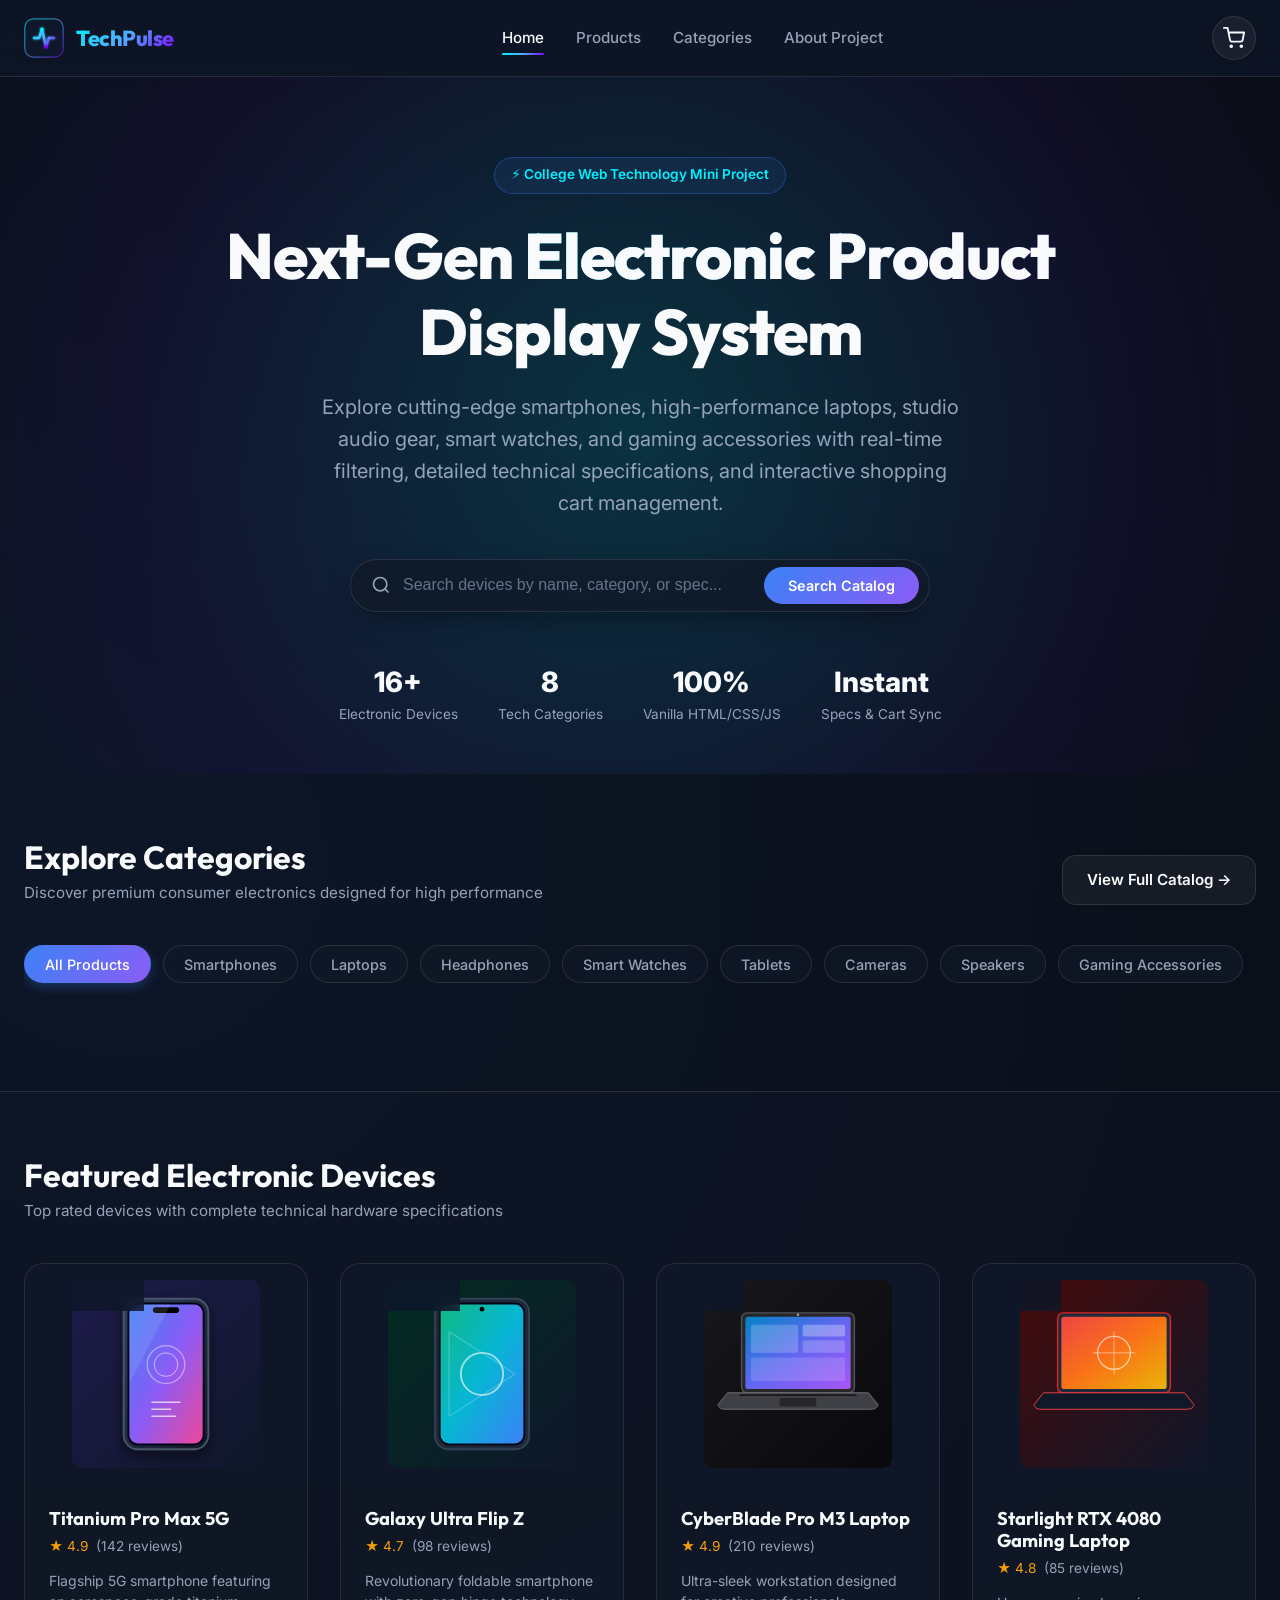
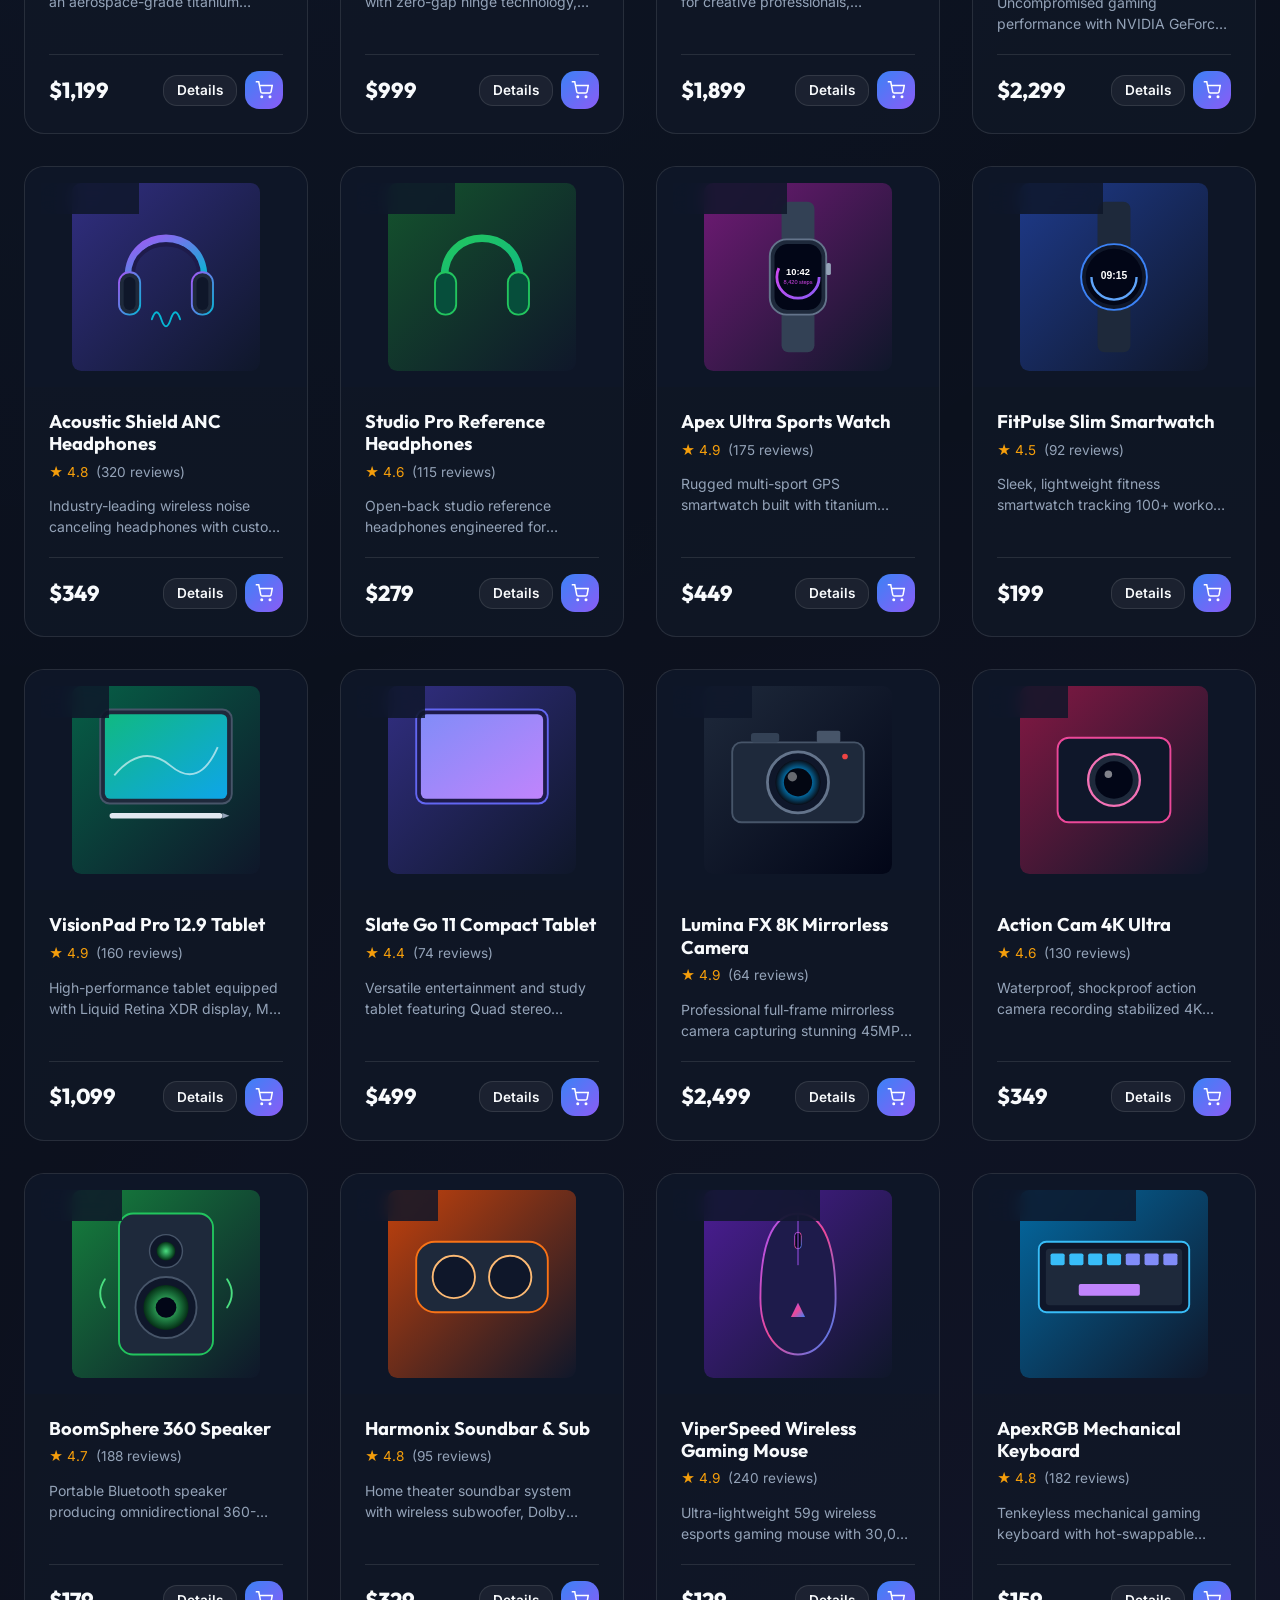
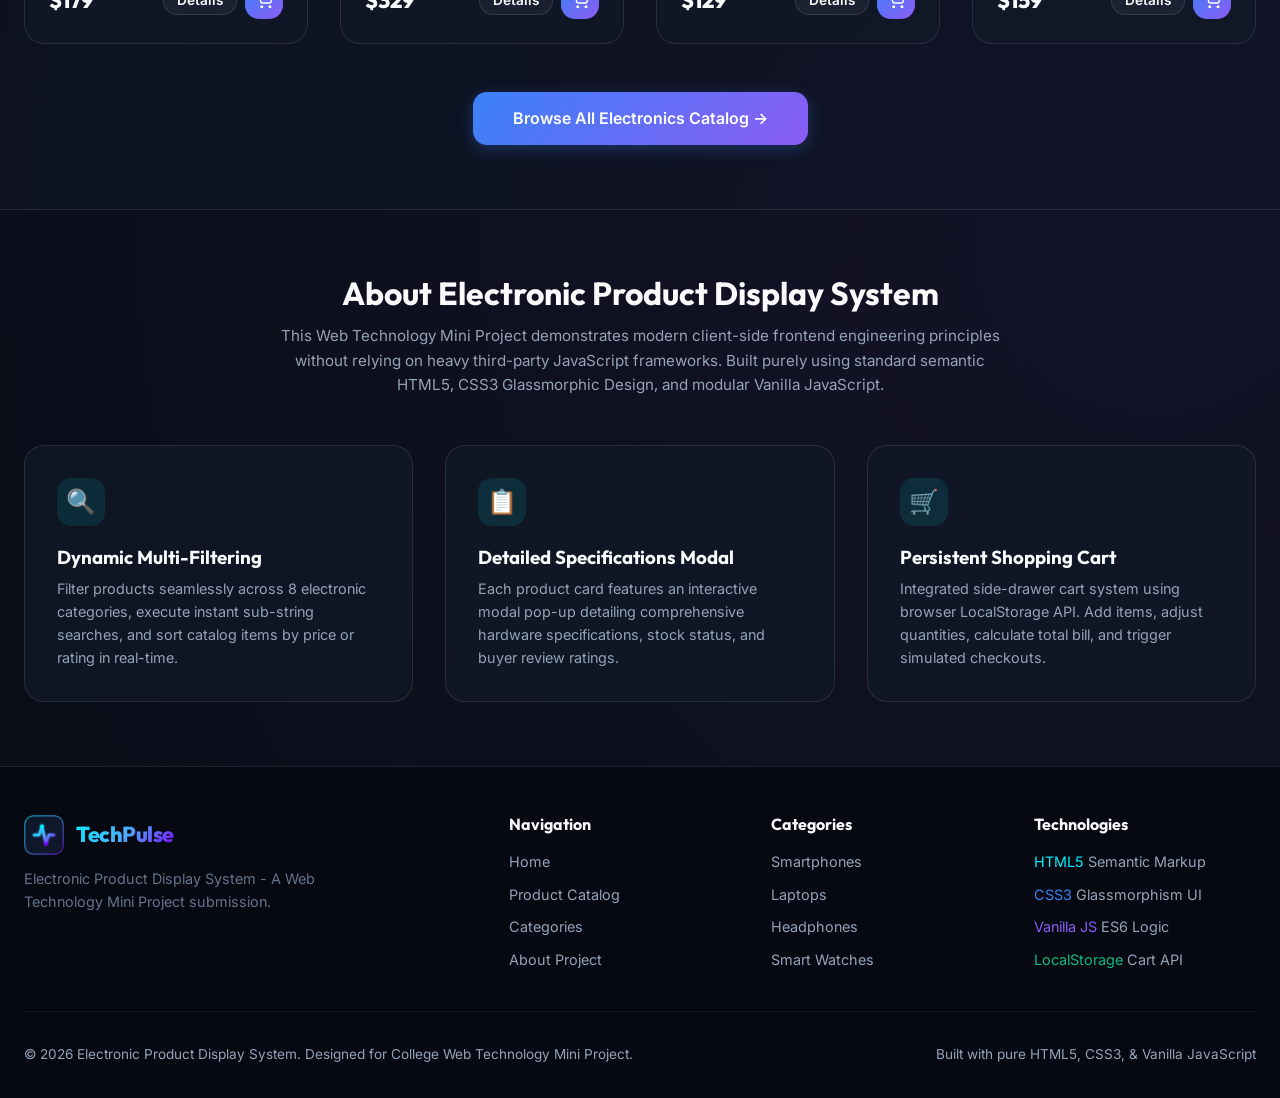
<file: electronic-product-display/index.html>
<!DOCTYPE html>
<html lang="en">
<head>
  <meta charset="UTF-8">
  <meta name="viewport" content="width=device-width, initial-scale=1.0">
  <meta name="description" content="Electronic Product Display System - A modern college Web Technology project featuring product filtering, live search, technical specs modal, and shopping cart built with HTML5, CSS3, and Vanilla JS.">
  <title>Electronic Product Display System | TechPulse Catalog</title>
  <link rel="stylesheet" href="style.css">
  <link rel="icon" type="image/svg+xml" href="images/logo.svg">
</head>
<body>

  <!-- Header & Navigation Bar -->
  <header class="navbar">
    <div class="container nav-container">
      <a href="index.html" class="brand-logo">
        <img src="images/logo.svg" alt="TechPulse Logo" class="logo-img">
        <span class="logo-text">TechPulse</span>
      </a>

      <button class="mobile-toggle" id="mobileNavToggle" aria-label="Toggle Navigation">☰</button>

      <ul class="nav-links" id="navLinks">
        <li><a href="index.html" class="nav-link active">Home</a></li>
        <li><a href="products.html" class="nav-link">Products</a></li>
        <li><a href="products.html#categories" class="nav-link">Categories</a></li>
        <li><a href="#about" class="nav-link">About Project</a></li>
      </ul>

      <div class="nav-actions">
        <button class="cart-btn" id="cartBtn" title="Shopping Cart" aria-label="View Cart">
          <svg viewBox="0 0 24 24">
            <circle cx="9" cy="21" r="1"></circle>
            <circle cx="20" cy="21" r="1"></circle>
            <path d="M1 1h4l2.68 13.39a2 2 0 0 0 2 1.61h9.72a2 2 0 0 0 2-1.61L23 6H6"></path>
          </svg>
          <span class="cart-badge" id="cartBadge" style="display: none;">0</span>
        </button>
      </div>
    </div>
  </header>

  <!-- Main Content -->
  <main>
    <!-- Hero Section -->
    <section class="hero-section">
      <div class="container">
        <div class="hero-tag">
          <span>⚡ College Web Technology Mini Project</span>
        </div>
        <h1 class="hero-title">
          Next-Gen <span class="gradient-text">Electronic Product</span><br>Display System
        </h1>
        <p class="hero-subtitle">
          Explore cutting-edge smartphones, high-performance laptops, studio audio gear, smart watches, and gaming accessories with real-time filtering, detailed technical specifications, and interactive shopping cart management.
        </p>

        <!-- Live Quick Search Bar -->
        <div class="search-box-container">
          <form action="products.html" method="GET" class="search-input-wrapper">
            <svg class="search-icon" viewBox="0 0 24 24" fill="none" stroke="currentColor" stroke-width="2">
              <circle cx="11" cy="11" r="8"></circle>
              <line x1="21" y1="21" x2="16.65" y2="16.65"></line>
            </svg>
            <input type="text" name="search" class="search-input" placeholder="Search devices by name, category, or spec..." required>
            <button type="submit" class="search-btn">Search Catalog</button>
          </form>
        </div>

        <!-- Hero Stats -->
        <div class="hero-stats">
          <div class="stat-item">
            <span class="stat-value" id="statTotalProducts">16+</span>
            <span class="stat-label">Electronic Devices</span>
          </div>
          <div class="stat-item">
            <span class="stat-value">8</span>
            <span class="stat-label">Tech Categories</span>
          </div>
          <div class="stat-item">
            <span class="stat-value">100%</span>
            <span class="stat-label">Vanilla HTML/CSS/JS</span>
          </div>
          <div class="stat-item">
            <span class="stat-value">Instant</span>
            <span class="stat-label">Specs & Cart Sync</span>
          </div>
        </div>
      </div>
    </section>

    <!-- Category Highlights Section -->
    <section class="section" id="categories">
      <div class="container">
        <div class="section-header">
          <div>
            <h2 class="section-title">Explore Categories</h2>
            <p class="section-subtitle">Discover premium consumer electronics designed for high performance</p>
          </div>
          <a href="products.html" class="btn btn-outline">View Full Catalog →</a>
        </div>

        <div class="category-filter-bar">
          <button class="category-pill active" onclick="window.location.href='products.html?category=All'">All Products</button>
          <button class="category-pill" onclick="window.location.href='products.html?category=Smartphones'">Smartphones</button>
          <button class="category-pill" onclick="window.location.href='products.html?category=Laptops'">Laptops</button>
          <button class="category-pill" onclick="window.location.href='products.html?category=Headphones'">Headphones</button>
          <button class="category-pill" onclick="window.location.href='products.html?category=Smart Watches'">Smart Watches</button>
          <button class="category-pill" onclick="window.location.href='products.html?category=Tablets'">Tablets</button>
          <button class="category-pill" onclick="window.location.href='products.html?category=Cameras'">Cameras</button>
          <button class="category-pill" onclick="window.location.href='products.html?category=Speakers'">Speakers</button>
          <button class="category-pill" onclick="window.location.href='products.html?category=Gaming Accessories'">Gaming Accessories</button>
        </div>
      </div>
    </section>

    <!-- Featured Products Showcase -->
    <section class="section" style="background: rgba(15, 23, 42, 0.4); border-top: 1px solid var(--border-glass); border-bottom: 1px solid var(--border-glass);">
      <div class="container">
        <div class="section-header">
          <div>
            <h2 class="section-title">Featured Electronic Devices</h2>
            <p class="section-subtitle">Top rated devices with complete technical hardware specifications</p>
          </div>
        </div>

        <div class="product-grid" id="productGrid">
          <!-- Dynamically populated via script.js -->
        </div>

        <div style="text-align: center; margin-top: 3rem;">
          <a href="products.html" class="btn btn-primary" style="padding: 0.85rem 2.5rem; font-size: 1rem;">
            Browse All Electronics Catalog →
          </a>
        </div>
      </div>
    </section>

    <!-- About Section -->
    <section class="section" id="about">
      <div class="container">
        <div style="text-align: center; max-width: 750px; margin: 0 auto 3rem;">
          <h2 class="section-title">About Electronic Product Display System</h2>
          <p class="section-subtitle" style="margin-top: 0.75rem;">
            This Web Technology Mini Project demonstrates modern client-side frontend engineering principles without relying on heavy third-party JavaScript frameworks. Built purely using standard semantic HTML5, CSS3 Glassmorphic Design, and modular Vanilla JavaScript.
          </p>
        </div>

        <div class="about-grid">
          <div class="about-card">
            <div class="about-icon">🔍</div>
            <h3>Dynamic Multi-Filtering</h3>
            <p style="color: var(--text-muted); font-size: 0.9rem; margin-top: 0.5rem;">
              Filter products seamlessly across 8 electronic categories, execute instant sub-string searches, and sort catalog items by price or rating in real-time.
            </p>
          </div>

          <div class="about-card">
            <div class="about-icon">📋</div>
            <h3>Detailed Specifications Modal</h3>
            <p style="color: var(--text-muted); font-size: 0.9rem; margin-top: 0.5rem;">
              Each product card features an interactive modal pop-up detailing comprehensive hardware specifications, stock status, and buyer review ratings.
            </p>
          </div>

          <div class="about-card">
            <div class="about-icon">🛒</div>
            <h3>Persistent Shopping Cart</h3>
            <p style="color: var(--text-muted); font-size: 0.9rem; margin-top: 0.5rem;">
              Integrated side-drawer cart system using browser LocalStorage API. Add items, adjust quantities, calculate total bill, and trigger simulated checkouts.
            </p>
          </div>
        </div>
      </div>
    </section>
  </main>

  <!-- Modal Component (Product Details) -->
  <div class="modal-overlay" id="modalOverlay">
    <div class="modal-content">
      <button class="modal-close-btn" id="modalCloseBtn" aria-label="Close modal">✕</button>
      <div id="modalBody">
        <!-- Rendered dynamically by script.js -->
      </div>
    </div>
  </div>

  <!-- Cart Side Drawer Component -->
  <div class="cart-drawer-overlay" id="cartDrawerOverlay">
    <div class="cart-drawer">
      <div class="cart-header">
        <h3 class="cart-title">🛒 Shopping Cart</h3>
        <button class="modal-close-btn" id="cartCloseBtn" aria-label="Close cart">✕</button>
      </div>

      <div class="cart-body" id="cartItemsList">
        <!-- Cart items rendered dynamically -->
      </div>

      <div class="cart-footer">
        <div class="cart-total-row">
          <span>Total Price:</span>
          <span id="cartTotalPrice" class="gradient-text">$0.00</span>
        </div>
        <div style="display: flex; gap: 0.75rem;">
          <button class="btn btn-outline" id="clearCartBtn" style="flex: 1;">Clear Cart</button>
          <button class="btn btn-primary" id="checkoutBtn" style="flex: 2;">Checkout Now</button>
        </div>
      </div>
    </div>
  </div>

  <!-- Toast Notification Container -->
  <div class="toast-container" id="toastContainer"></div>

  <!-- Footer -->
  <footer class="footer">
    <div class="container">
      <div class="footer-grid">
        <div class="footer-brand">
          <a href="index.html" class="brand-logo">
            <img src="images/logo.svg" alt="TechPulse Logo" class="logo-img">
            <span class="logo-text">TechPulse</span>
          </a>
          <p>Electronic Product Display System - A Web Technology Mini Project submission.</p>
        </div>

        <div class="footer-column">
          <h4>Navigation</h4>
          <ul class="footer-links">
            <li><a href="index.html">Home</a></li>
            <li><a href="products.html">Product Catalog</a></li>
            <li><a href="#categories">Categories</a></li>
            <li><a href="#about">About Project</a></li>
          </ul>
        </div>

        <div class="footer-column">
          <h4>Categories</h4>
          <ul class="footer-links">
            <li><a href="products.html?category=Smartphones">Smartphones</a></li>
            <li><a href="products.html?category=Laptops">Laptops</a></li>
            <li><a href="products.html?category=Headphones">Headphones</a></li>
            <li><a href="products.html?category=Smart Watches">Smart Watches</a></li>
          </ul>
        </div>

        <div class="footer-column">
          <h4>Technologies</h4>
          <ul class="footer-links">
            <li><span style="color: var(--primary-cyan);">HTML5</span> Semantic Markup</li>
            <li><span style="color: var(--primary-blue);">CSS3</span> Glassmorphism UI</li>
            <li><span style="color: var(--primary-violet);">Vanilla JS</span> ES6 Logic</li>
            <li><span style="color: var(--accent-emerald);">LocalStorage</span> Cart API</li>
          </ul>
        </div>
      </div>

      <div class="footer-bottom">
        <div>© 2026 Electronic Product Display System. Designed for College Web Technology Mini Project.</div>
        <div>Built with pure HTML5, CSS3, &amp; Vanilla JavaScript</div>
      </div>
    </div>
  </footer>

  <script src="script.js"></script>
</body>
</html>
</file>
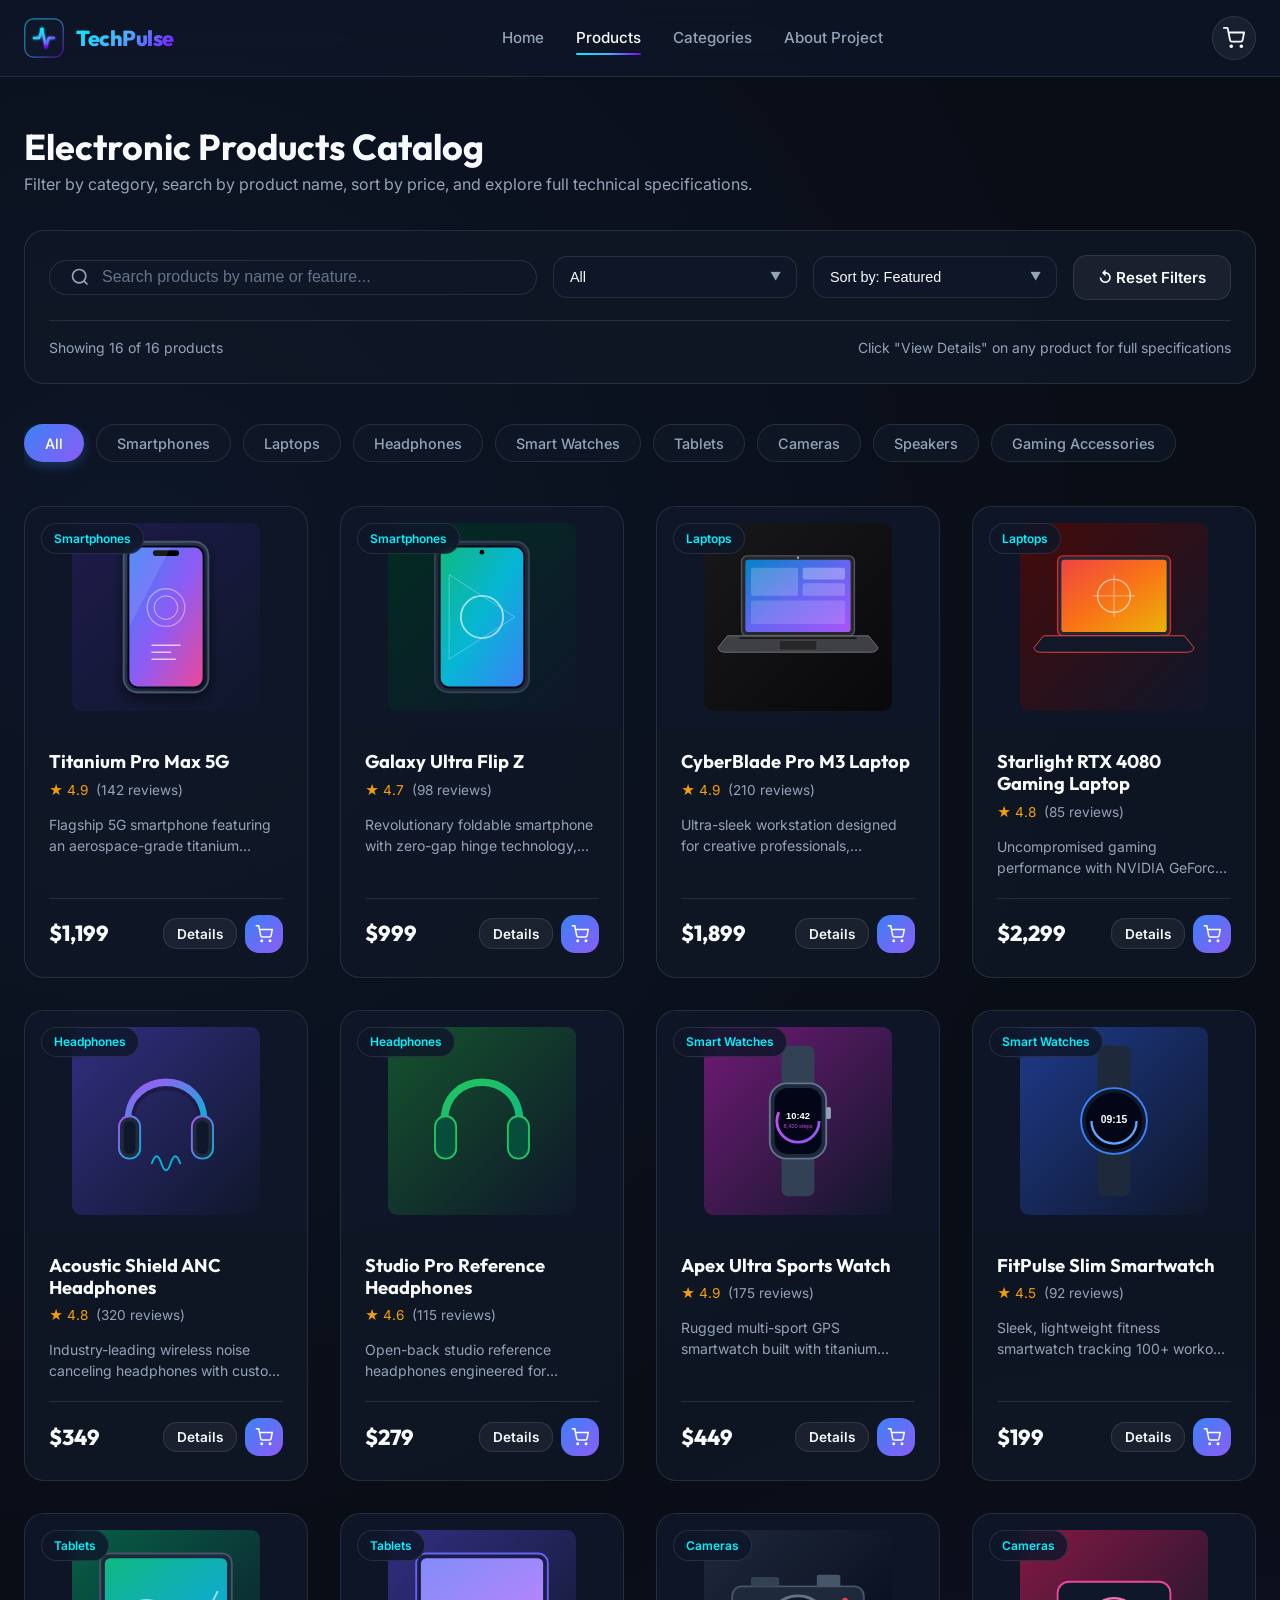
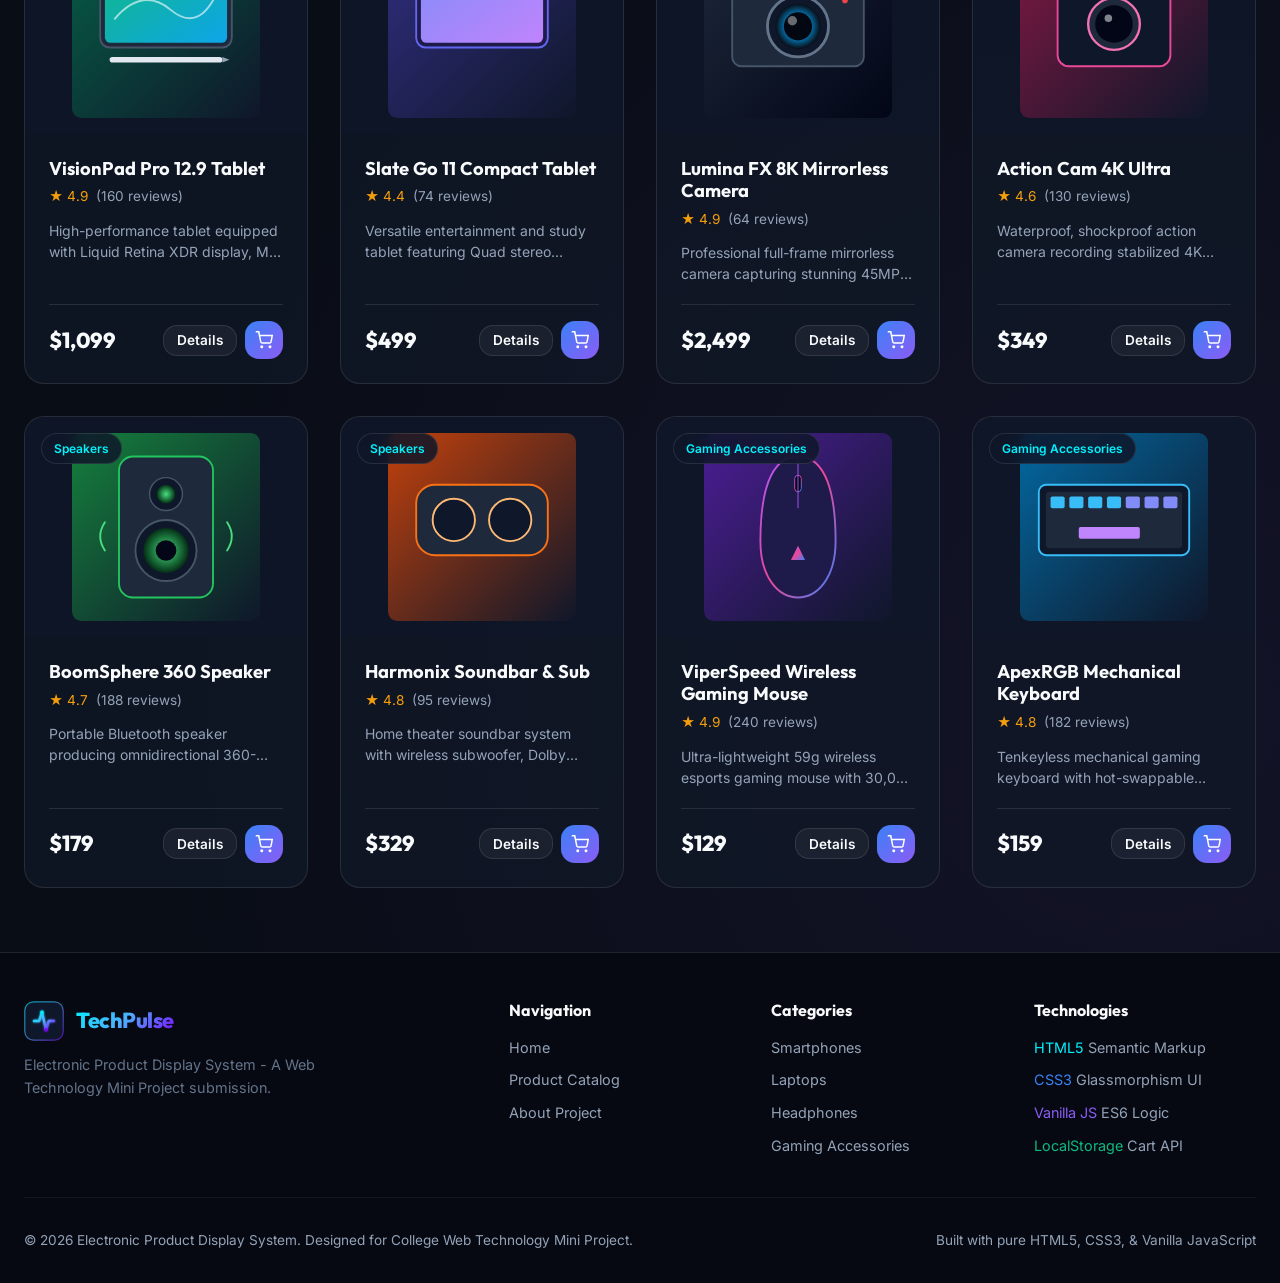
<file: electronic-product-display/products.html>
<!DOCTYPE html>
<html lang="en">
<head>
  <meta charset="UTF-8">
  <meta name="viewport" content="width=device-width, initial-scale=1.0">
  <meta name="description" content="Browse and filter electronic products by category, search name, and price sorting. View detailed technical specs and add items to cart.">
  <title>All Products | Electronic Product Display System</title>
  <link rel="stylesheet" href="style.css">
  <link rel="icon" type="image/svg+xml" href="images/logo.svg">
</head>
<body>

  <!-- Header Navigation -->
  <header class="navbar">
    <div class="container nav-container">
      <a href="index.html" class="brand-logo">
        <img src="images/logo.svg" alt="TechPulse Logo" class="logo-img">
        <span class="logo-text">TechPulse</span>
      </a>

      <button class="mobile-toggle" id="mobileNavToggle" aria-label="Toggle Navigation">☰</button>

      <ul class="nav-links" id="navLinks">
        <li><a href="index.html" class="nav-link">Home</a></li>
        <li><a href="products.html" class="nav-link active">Products</a></li>
        <li><a href="products.html#categories" class="nav-link">Categories</a></li>
        <li><a href="index.html#about" class="nav-link">About Project</a></li>
      </ul>

      <div class="nav-actions">
        <button class="cart-btn" id="cartBtn" title="Shopping Cart" aria-label="View Cart">
          <svg viewBox="0 0 24 24">
            <circle cx="9" cy="21" r="1"></circle>
            <circle cx="20" cy="21" r="1"></circle>
            <path d="M1 1h4l2.68 13.39a2 2 0 0 0 2 1.61h9.72a2 2 0 0 0 2-1.61L23 6H6"></path>
          </svg>
          <span class="cart-badge" id="cartBadge" style="display: none;">0</span>
        </button>
      </div>
    </div>
  </header>

  <!-- Products Main Content -->
  <main class="section" style="padding-top: 3rem;">
    <div class="container">
      
      <!-- Page Title Header -->
      <div style="margin-bottom: 2rem;">
        <h1 style="font-size: 2.25rem;">Electronic Products <span class="gradient-text">Catalog</span></h1>
        <p style="color: var(--text-muted); font-size: 1rem; margin-top: 0.25rem;">
          Filter by category, search by product name, sort by price, and explore full technical specifications.
        </p>
      </div>

      <!-- Interactive Toolbar & Controls -->
      <div class="toolbar-card">
        <div class="toolbar-controls">
          
          <!-- Search Box -->
          <div class="search-input-wrapper" style="box-shadow: none;">
            <svg class="search-icon" viewBox="0 0 24 24" fill="none" stroke="currentColor" stroke-width="2">
              <circle cx="11" cy="11" r="8"></circle>
              <line x1="21" y1="21" x2="16.65" y2="16.65"></line>
            </svg>
            <input type="text" id="searchInput" class="search-input" placeholder="Search products by name or feature...">
          </div>

          <!-- Category Filter Dropdown -->
          <div class="select-wrapper">
            <select id="categorySelect" class="custom-select">
              <option value="All">All Categories</option>
              <option value="Smartphones">Smartphones</option>
              <option value="Laptops">Laptops</option>
              <option value="Headphones">Headphones</option>
              <option value="Smart Watches">Smart Watches</option>
              <option value="Tablets">Tablets</option>
              <option value="Cameras">Cameras</option>
              <option value="Speakers">Speakers</option>
              <option value="Gaming Accessories">Gaming Accessories</option>
            </select>
          </div>

          <!-- Sort Selector -->
          <div class="select-wrapper">
            <select id="sortSelect" class="custom-select">
              <option value="featured">Sort by: Featured</option>
              <option value="price-low">Price: Low to High</option>
              <option value="price-high">Price: High to Low</option>
              <option value="rating">Highest Rating</option>
              <option value="name-az">Name: A to Z</option>
            </select>
          </div>

          <!-- Reset Button -->
          <button class="btn btn-outline" id="resetFiltersBtn" style="white-space: nowrap;">
            ↺ Reset Filters
          </button>
        </div>

        <!-- Meta info line -->
        <div class="toolbar-meta">
          <span id="productCount">Showing 16 of 16 products</span>
          <span>Click "View Details" on any product for full specifications</span>
        </div>
      </div>

      <!-- Horizontal Category Pills Filter -->
      <div class="category-filter-bar" id="categoryFilters">
        <!-- Rendered dynamically via script.js -->
      </div>

      <!-- Product Cards Grid -->
      <div class="product-grid" id="productGrid">
        <!-- Rendered dynamically via script.js -->
      </div>

    </div>
  </main>

  <!-- Product Modal Component -->
  <div class="modal-overlay" id="modalOverlay">
    <div class="modal-content">
      <button class="modal-close-btn" id="modalCloseBtn" aria-label="Close modal">✕</button>
      <div id="modalBody">
        <!-- Rendered dynamically by script.js -->
      </div>
    </div>
  </div>

  <!-- Cart Side Drawer Component -->
  <div class="cart-drawer-overlay" id="cartDrawerOverlay">
    <div class="cart-drawer">
      <div class="cart-header">
        <h3 class="cart-title">🛒 Shopping Cart</h3>
        <button class="modal-close-btn" id="cartCloseBtn" aria-label="Close cart">✕</button>
      </div>

      <div class="cart-body" id="cartItemsList">
        <!-- Cart items rendered dynamically -->
      </div>

      <div class="cart-footer">
        <div class="cart-total-row">
          <span>Total Price:</span>
          <span id="cartTotalPrice" class="gradient-text">$0.00</span>
        </div>
        <div style="display: flex; gap: 0.75rem;">
          <button class="btn btn-outline" id="clearCartBtn" style="flex: 1;">Clear Cart</button>
          <button class="btn btn-primary" id="checkoutBtn" style="flex: 2;">Checkout Now</button>
        </div>
      </div>
    </div>
  </div>

  <!-- Toast Container -->
  <div class="toast-container" id="toastContainer"></div>

  <!-- Footer -->
  <footer class="footer">
    <div class="container">
      <div class="footer-grid">
        <div class="footer-brand">
          <a href="index.html" class="brand-logo">
            <img src="images/logo.svg" alt="TechPulse Logo" class="logo-img">
            <span class="logo-text">TechPulse</span>
          </a>
          <p>Electronic Product Display System - A Web Technology Mini Project submission.</p>
        </div>

        <div class="footer-column">
          <h4>Navigation</h4>
          <ul class="footer-links">
            <li><a href="index.html">Home</a></li>
            <li><a href="products.html">Product Catalog</a></li>
            <li><a href="index.html#about">About Project</a></li>
          </ul>
        </div>

        <div class="footer-column">
          <h4>Categories</h4>
          <ul class="footer-links">
            <li><a href="products.html?category=Smartphones">Smartphones</a></li>
            <li><a href="products.html?category=Laptops">Laptops</a></li>
            <li><a href="products.html?category=Headphones">Headphones</a></li>
            <li><a href="products.html?category=Gaming Accessories">Gaming Accessories</a></li>
          </ul>
        </div>

        <div class="footer-column">
          <h4>Technologies</h4>
          <ul class="footer-links">
            <li><span style="color: var(--primary-cyan);">HTML5</span> Semantic Markup</li>
            <li><span style="color: var(--primary-blue);">CSS3</span> Glassmorphism UI</li>
            <li><span style="color: var(--primary-violet);">Vanilla JS</span> ES6 Logic</li>
            <li><span style="color: var(--accent-emerald);">LocalStorage</span> Cart API</li>
          </ul>
        </div>
      </div>

      <div class="footer-bottom">
        <div>© 2026 Electronic Product Display System. Designed for College Web Technology Mini Project.</div>
        <div>Built with pure HTML5, CSS3, &amp; Vanilla JavaScript</div>
      </div>
    </div>
  </footer>

  <script src="script.js"></script>
</body>
</html>
</file>
<file: electronic-product-display/style.css>
/* ==========================================================================
   ELECTRONIC PRODUCT DISPLAY SYSTEM - DESIGN SYSTEM & STYLESHEET
   ========================================================================== */

@import url('https://fonts.googleapis.com/css2?family=Inter:wght@300;400;500;600;700&family=Outfit:wght@400;500;600;700;800&display=swap');

/* --- Root Color System & Variables --- */
:root {
  --bg-dark: #090d16;
  --bg-card: rgba(17, 24, 39, 0.75);
  --bg-card-hover: rgba(31, 41, 55, 0.85);
  --bg-glass: rgba(15, 23, 42, 0.7);
  --border-glass: rgba(255, 255, 255, 0.1);
  --border-focus: rgba(56, 189, 248, 0.6);
  
  --primary-cyan: #00f2fe;
  --primary-blue: #3b82f6;
  --primary-violet: #8b5cf6;
  --accent-pink: #ec4899;
  --accent-emerald: #10b981;
  --accent-amber: #f59e0b;
  
  --text-main: #f8fafc;
  --text-muted: #94a3b8;
  --text-dim: #64748b;
  
  --gradient-brand: linear-gradient(135deg, #00f2fe 0%, #4facfe 50%, #7f00ff 100%);
  --gradient-btn: linear-gradient(135deg, #3b82f6 0%, #8b5cf6 100%);
  --gradient-glow: radial-gradient(circle, rgba(0,242,254,0.15) 0%, rgba(127,0,255,0.05) 70%, transparent 100%);
  
  --radius-sm: 8px;
  --radius-md: 14px;
  --radius-lg: 20px;
  --radius-full: 9999px;
  
  --shadow-subtle: 0 10px 30px -10px rgba(0, 0, 0, 0.5);
  --shadow-glow: 0 0 25px rgba(59, 130, 246, 0.3);
  
  --transition-fast: 0.2s cubic-bezier(0.4, 0, 0.2, 1);
  --transition-normal: 0.3s cubic-bezier(0.4, 0, 0.2, 1);
}

/* --- Base & Reset --- */
*, *::before, *::after {
  box-sizing: border-box;
  margin: 0;
  padding: 0;
}

html {
  scroll-behavior: smooth;
  font-size: 16px;
}

body {
  font-family: 'Inter', system-ui, -apple-system, sans-serif;
  background-color: var(--bg-dark);
  color: var(--text-main);
  line-height: 1.6;
  min-height: 100vh;
  display: flex;
  flex-direction: column;
  overflow-x: hidden;
  background-image: 
    radial-gradient(circle at 10% 20%, rgba(59, 130, 246, 0.08) 0%, transparent 40%),
    radial-gradient(circle at 90% 80%, rgba(139, 92, 246, 0.08) 0%, transparent 40%);
}

h1, h2, h3, h4, h5, h6 {
  font-family: 'Outfit', sans-serif;
  font-weight: 700;
  line-height: 1.2;
}

a {
  color: inherit;
  text-decoration: none;
}

button {
  font-family: inherit;
  cursor: pointer;
  border: none;
  background: none;
  outline: none;
}

img {
  max-width: 100%;
  height: auto;
  display: block;
}

/* --- Layout Container --- */
.container {
  width: 100%;
  max-width: 1280px;
  margin: 0 auto;
  padding: 0 1.5rem;
}

/* --- Header & Navigation --- */
.navbar {
  position: sticky;
  top: 0;
  z-index: 100;
  background: var(--bg-glass);
  backdrop-filter: blur(16px);
  -webkit-backdrop-filter: blur(16px);
  border-bottom: 1px solid var(--border-glass);
  padding: 1rem 0;
  transition: var(--transition-normal);
}

.nav-container {
  display: flex;
  align-items: center;
  justify-content: space-between;
}

.brand-logo {
  display: flex;
  align-items: center;
  gap: 0.75rem;
  font-size: 1.35rem;
  font-weight: 800;
  font-family: 'Outfit', sans-serif;
  letter-spacing: -0.5px;
}

.logo-img {
  width: 40px;
  height: 40px;
  border-radius: var(--radius-sm);
}

.logo-text {
  background: var(--gradient-brand);
  -webkit-background-clip: text;
  -webkit-text-fill-color: transparent;
}

.nav-links {
  display: flex;
  align-items: center;
  gap: 2rem;
  list-style: none;
}

.nav-link {
  font-weight: 500;
  font-size: 0.95rem;
  color: var(--text-muted);
  position: relative;
  padding: 0.5rem 0;
  transition: var(--transition-fast);
}

.nav-link:hover, .nav-link.active {
  color: var(--text-main);
}

.nav-link.active::after {
  content: '';
  position: absolute;
  bottom: 0;
  left: 0;
  width: 100%;
  height: 2px;
  background: var(--gradient-brand);
  border-radius: var(--radius-full);
}

.nav-actions {
  display: flex;
  align-items: center;
  gap: 1rem;
}

/* --- Cart Icon Button --- */
.cart-btn {
  position: relative;
  display: flex;
  align-items: center;
  justify-content: center;
  width: 44px;
  height: 44px;
  border-radius: var(--radius-full);
  background: rgba(255, 255, 255, 0.05);
  border: 1px solid var(--border-glass);
  color: var(--text-main);
  transition: var(--transition-fast);
}

.cart-btn:hover {
  background: rgba(59, 130, 246, 0.15);
  border-color: var(--primary-blue);
  box-shadow: var(--shadow-glow);
}

.cart-btn svg {
  width: 22px;
  height: 22px;
  fill: none;
  stroke: currentColor;
  stroke-width: 2;
  stroke-linecap: round;
  stroke-linejoin: round;
}

.cart-badge {
  position: absolute;
  top: -4px;
  right: -4px;
  background: var(--accent-pink);
  color: #fff;
  font-size: 0.75rem;
  font-weight: 700;
  width: 20px;
  height: 20px;
  border-radius: 50%;
  display: flex;
  align-items: center;
  justify-content: center;
  border: 2px solid var(--bg-dark);
  animation: badgePop 0.3s ease;
}

@keyframes badgePop {
  0% { transform: scale(0.5); }
  50% { transform: scale(1.3); }
  100% { transform: scale(1); }
}

.mobile-toggle {
  display: none;
  font-size: 1.5rem;
  color: var(--text-main);
}

/* --- Hero Section --- */
.hero-section {
  padding: 5rem 0 3rem;
  position: relative;
  text-align: center;
  background: var(--gradient-glow);
}

.hero-tag {
  display: inline-flex;
  align-items: center;
  gap: 0.5rem;
  padding: 0.4rem 1rem;
  border-radius: var(--radius-full);
  background: rgba(59, 130, 246, 0.1);
  border: 1px solid rgba(59, 130, 246, 0.3);
  color: var(--primary-cyan);
  font-size: 0.85rem;
  font-weight: 600;
  margin-bottom: 1.5rem;
}

.hero-title {
  font-size: clamp(2.5rem, 5vw, 4rem);
  font-weight: 800;
  margin-bottom: 1.25rem;
  letter-spacing: -1px;
}

.gradient-text {
  background: var(--gradient-brand);
  -webkit-background-clip: text;
  -webkit-background-fill-color: transparent;
}

.hero-subtitle {
  font-size: clamp(1rem, 2vw, 1.25rem);
  color: var(--text-muted);
  max-width: 650px;
  margin: 0 auto 2.5rem;
}

/* --- Search Bar Component --- */
.search-box-container {
  max-width: 580px;
  margin: 0 auto 3rem;
  position: relative;
}

.search-input-wrapper {
  display: flex;
  align-items: center;
  background: var(--bg-card);
  border: 1px solid var(--border-glass);
  border-radius: var(--radius-full);
  padding: 0.4rem 0.6rem 0.4rem 1.25rem;
  box-shadow: var(--shadow-subtle);
  transition: var(--transition-normal);
}

.search-input-wrapper:focus-within {
  border-color: var(--primary-cyan);
  box-shadow: 0 0 20px rgba(0, 242, 254, 0.25);
  background: rgba(17, 24, 39, 0.95);
}

.search-icon {
  width: 20px;
  height: 20px;
  color: var(--text-muted);
  margin-right: 0.75rem;
  flex-shrink: 0;
}

.search-input {
  width: 100%;
  background: transparent;
  border: none;
  outline: none;
  color: var(--text-main);
  font-size: 1rem;
}

.search-input::placeholder {
  color: var(--text-dim);
}

.search-btn {
  padding: 0.65rem 1.5rem;
  background: var(--gradient-btn);
  color: #fff;
  border-radius: var(--radius-full);
  font-weight: 600;
  font-size: 0.9rem;
  transition: var(--transition-fast);
  white-space: nowrap;
}

.search-btn:hover {
  transform: translateY(-1px);
  box-shadow: 0 5px 15px rgba(59, 130, 246, 0.4);
}

/* --- Hero Metrics Badges --- */
.hero-stats {
  display: flex;
  justify-content: center;
  gap: 2.5rem;
  flex-wrap: wrap;
  margin-top: 2rem;
}

.stat-item {
  display: flex;
  flex-direction: column;
  align-items: center;
}

.stat-value {
  font-size: 1.75rem;
  font-weight: 800;
  color: var(--text-main);
}

.stat-label {
  font-size: 0.85rem;
  color: var(--text-muted);
}

/* --- Section Formatting --- */
.section {
  padding: 4rem 0;
}

.section-header {
  display: flex;
  align-items: flex-end;
  justify-content: space-between;
  margin-bottom: 2.5rem;
  flex-wrap: wrap;
  gap: 1rem;
}

.section-title {
  font-size: 2rem;
  color: var(--text-main);
}

.section-subtitle {
  color: var(--text-muted);
  font-size: 0.95rem;
  margin-top: 0.25rem;
}

/* --- Button Component Styles --- */
.btn {
  display: inline-flex;
  align-items: center;
  justify-content: center;
  gap: 0.5rem;
  padding: 0.75rem 1.5rem;
  border-radius: var(--radius-md);
  font-weight: 600;
  font-size: 0.95rem;
  transition: var(--transition-fast);
}

.btn-primary {
  background: var(--gradient-btn);
  color: #fff;
  box-shadow: 0 4px 15px rgba(59, 130, 246, 0.3);
}

.btn-primary:hover {
  transform: translateY(-2px);
  box-shadow: 0 8px 25px rgba(59, 130, 246, 0.5);
}

.btn-outline {
  background: rgba(255, 255, 255, 0.05);
  border: 1px solid var(--border-glass);
  color: var(--text-main);
}

.btn-outline:hover {
  background: rgba(255, 255, 255, 0.1);
  border-color: var(--primary-cyan);
  color: var(--primary-cyan);
}

/* --- Category Pills / Filter Buttons --- */
.category-filter-bar {
  display: flex;
  align-items: center;
  gap: 0.75rem;
  overflow-x: auto;
  padding-bottom: 0.75rem;
  margin-bottom: 2rem;
  scrollbar-width: thin;
  scrollbar-color: var(--border-glass) transparent;
}

.category-pill {
  padding: 0.6rem 1.25rem;
  border-radius: var(--radius-full);
  background: var(--bg-card);
  border: 1px solid var(--border-glass);
  color: var(--text-muted);
  font-weight: 500;
  font-size: 0.9rem;
  white-space: nowrap;
  transition: var(--transition-fast);
}

.category-pill:hover {
  background: rgba(255, 255, 255, 0.08);
  color: var(--text-main);
  border-color: rgba(255, 255, 255, 0.2);
}

.category-pill.active {
  background: var(--gradient-btn);
  color: #fff;
  border-color: transparent;
  box-shadow: 0 4px 12px rgba(59, 130, 246, 0.3);
}

/* --- Products Toolbar (Products Page) --- */
.toolbar-card {
  background: var(--bg-card);
  border: 1px solid var(--border-glass);
  border-radius: var(--radius-lg);
  padding: 1.5rem;
  margin-bottom: 2.5rem;
  display: flex;
  flex-direction: column;
  gap: 1.25rem;
}

.toolbar-controls {
  display: grid;
  grid-template-columns: 2fr 1fr 1fr auto;
  gap: 1rem;
  align-items: center;
}

.select-wrapper {
  position: relative;
}

.custom-select {
  width: 100%;
  padding: 0.75rem 1rem;
  background: rgba(15, 23, 42, 0.8);
  border: 1px solid var(--border-glass);
  border-radius: var(--radius-md);
  color: var(--text-main);
  font-size: 0.9rem;
  outline: none;
  cursor: pointer;
  transition: var(--transition-fast);
  appearance: none;
  -webkit-appearance: none;
}

.custom-select:focus {
  border-color: var(--primary-cyan);
}

.select-wrapper::after {
  content: '▼';
  font-size: 0.7rem;
  color: var(--text-muted);
  position: absolute;
  right: 1rem;
  top: 50%;
  transform: translateY(-50%);
  pointer-events: none;
}

.toolbar-meta {
  display: flex;
  justify-content: space-between;
  align-items: center;
  font-size: 0.875rem;
  color: var(--text-muted);
  border-top: 1px solid var(--border-glass);
  padding-top: 1rem;
}

/* --- Product Grid --- */
.product-grid {
  display: grid;
  grid-template-columns: repeat(auto-fill, minmax(280px, 1fr));
  gap: 2rem;
}

/* --- Product Card Component --- */
.product-card {
  background: var(--bg-card);
  border: 1px solid var(--border-glass);
  border-radius: var(--radius-lg);
  overflow: hidden;
  display: flex;
  flex-direction: column;
  transition: transform 0.3s ease, box-shadow 0.3s ease, border-color 0.3s ease;
  position: relative;
}

.product-card:hover {
  transform: translateY(-6px);
  border-color: rgba(56, 189, 248, 0.4);
  box-shadow: 0 15px 35px -10px rgba(0, 0, 0, 0.6), 0 0 20px rgba(56, 189, 248, 0.15);
  background: var(--bg-card-hover);
}

.card-image-wrapper {
  position: relative;
  width: 100%;
  height: 220px;
  background: rgba(15, 23, 42, 0.5);
  overflow: hidden;
  display: flex;
  align-items: center;
  justify-content: center;
  padding: 1rem;
}

.card-image-wrapper img {
  max-height: 100%;
  max-width: 100%;
  object-fit: contain;
  transition: transform 0.4s ease;
}

.product-card:hover .card-image-wrapper img {
  transform: scale(1.06);
}

.category-tag {
  position: absolute;
  top: 1rem;
  left: 1rem;
  background: rgba(15, 23, 42, 0.85);
  backdrop-filter: blur(8px);
  border: 1px solid var(--border-glass);
  color: var(--primary-cyan);
  font-size: 0.75rem;
  font-weight: 600;
  padding: 0.3rem 0.75rem;
  border-radius: var(--radius-full);
}

.card-body {
  padding: 1.5rem;
  display: flex;
  flex-direction: column;
  flex-grow: 1;
}

.product-title {
  font-size: 1.15rem;
  font-weight: 700;
  color: var(--text-main);
  margin-bottom: 0.4rem;
}

.product-rating {
  display: flex;
  align-items: center;
  gap: 0.25rem;
  color: var(--accent-amber);
  font-size: 0.85rem;
  margin-bottom: 0.75rem;
}

.rating-count {
  color: var(--text-muted);
  margin-left: 0.25rem;
}

.product-desc {
  font-size: 0.875rem;
  color: var(--text-muted);
  line-height: 1.5;
  margin-bottom: 1.25rem;
  display: -webkit-box;
  -webkit-line-clamp: 2;
  line-clamp: 2;
  -webkit-box-orient: vertical;
  overflow: hidden;
}

.card-footer {
  margin-top: auto;
  display: flex;
  align-items: center;
  justify-content: space-between;
  gap: 0.75rem;
  padding-top: 1rem;
  border-top: 1px solid var(--border-glass);
}

.product-price {
  font-size: 1.35rem;
  font-weight: 800;
  color: var(--text-main);
  font-family: 'Outfit', sans-serif;
}

.card-actions {
  display: flex;
  align-items: center;
  gap: 0.5rem;
}

.btn-icon {
  width: 38px;
  height: 38px;
  border-radius: var(--radius-md);
  background: var(--gradient-btn);
  color: #fff;
  display: flex;
  align-items: center;
  justify-content: center;
  transition: var(--transition-fast);
}

.btn-icon:hover {
  transform: scale(1.08);
  box-shadow: 0 4px 12px rgba(59, 130, 246, 0.4);
}

/* --- Empty State --- */
.empty-state {
  text-align: center;
  padding: 4rem 1.5rem;
  background: var(--bg-card);
  border: 1px dashed var(--border-glass);
  border-radius: var(--radius-lg);
  grid-column: 1 / -1;
}

.empty-icon {
  font-size: 3rem;
  margin-bottom: 1rem;
}

.empty-title {
  font-size: 1.5rem;
  margin-bottom: 0.5rem;
}

.empty-text {
  color: var(--text-muted);
  margin-bottom: 1.5rem;
}

/* --- Product Details Modal --- */
.modal-overlay {
  position: fixed;
  inset: 0;
  background: rgba(3, 7, 18, 0.8);
  backdrop-filter: blur(10px);
  z-index: 200;
  display: flex;
  align-items: center;
  justify-content: center;
  padding: 1.5rem;
  opacity: 0;
  visibility: hidden;
  transition: opacity 0.3s ease, visibility 0.3s ease;
}

.modal-overlay.active {
  opacity: 1;
  visibility: visible;
}

.modal-content {
  background: #0f172a;
  border: 1px solid var(--border-glass);
  border-radius: var(--radius-lg);
  width: 100%;
  max-width: 850px;
  max-height: 90vh;
  overflow-y: auto;
  position: relative;
  box-shadow: var(--shadow-subtle);
  transform: scale(0.95);
  transition: transform 0.3s ease;
  padding: 2rem;
}

.modal-overlay.active .modal-content {
  transform: scale(1);
}

.modal-close-btn {
  position: absolute;
  top: 1.25rem;
  right: 1.25rem;
  width: 36px;
  height: 36px;
  border-radius: 50%;
  background: rgba(255, 255, 255, 0.08);
  color: var(--text-main);
  display: flex;
  align-items: center;
  justify-content: center;
  font-size: 1.2rem;
  transition: var(--transition-fast);
  z-index: 10;
}

.modal-close-btn:hover {
  background: rgba(239, 68, 68, 0.2);
  color: #ef4444;
}

.modal-grid {
  display: grid;
  grid-template-columns: 1fr 1.2fr;
  gap: 2rem;
  align-items: start;
}

.modal-img-container {
  background: rgba(15, 23, 42, 0.8);
  border-radius: var(--radius-md);
  padding: 1.5rem;
  display: flex;
  align-items: center;
  justify-content: center;
  border: 1px solid var(--border-glass);
  min-height: 280px;
}

.modal-img-container img {
  max-height: 260px;
  object-fit: contain;
}

.modal-details {
  display: flex;
  flex-direction: column;
  gap: 1rem;
}

.stock-badge {
  display: inline-block;
  font-size: 0.8rem;
  font-weight: 600;
  padding: 0.25rem 0.75rem;
  border-radius: var(--radius-full);
  width: fit-content;
}

.stock-badge.in-stock {
  background: rgba(16, 185, 129, 0.15);
  color: var(--accent-emerald);
  border: 1px solid rgba(16, 185, 129, 0.3);
}

.specs-title {
  font-size: 1rem;
  color: var(--text-main);
  margin-top: 0.5rem;
  margin-bottom: 0.25rem;
}

.specs-list {
  list-style: none;
  display: flex;
  flex-direction: column;
  gap: 0.4rem;
  font-size: 0.875rem;
  color: var(--text-muted);
}

.specs-list li {
  display: flex;
  justify-content: space-between;
  padding-bottom: 0.3rem;
  border-bottom: 1px stroke rgba(255, 255, 255, 0.05);
}

.specs-key {
  color: var(--text-dim);
}

/* --- Cart Drawer Panel --- */
.cart-drawer-overlay {
  position: fixed;
  inset: 0;
  background: rgba(3, 7, 18, 0.7);
  backdrop-filter: blur(6px);
  z-index: 250;
  opacity: 0;
  visibility: hidden;
  transition: opacity 0.3s ease, visibility 0.3s ease;
}

.cart-drawer-overlay.active {
  opacity: 1;
  visibility: visible;
}

.cart-drawer {
  position: fixed;
  top: 0;
  right: 0;
  bottom: 0;
  width: 100%;
  max-width: 440px;
  background: #0f172a;
  border-left: 1px solid var(--border-glass);
  z-index: 260;
  display: flex;
  flex-direction: column;
  transform: translateX(100%);
  transition: transform 0.3s cubic-bezier(0.4, 0, 0.2, 1);
  box-shadow: -10px 0 30px rgba(0, 0, 0, 0.5);
}

.cart-drawer-overlay.active .cart-drawer {
  transform: translateX(0);
}

.cart-header {
  padding: 1.5rem;
  border-bottom: 1px solid var(--border-glass);
  display: flex;
  align-items: center;
  justify-content: space-between;
}

.cart-title {
  font-size: 1.35rem;
  display: flex;
  align-items: center;
  gap: 0.5rem;
}

.cart-body {
  flex-grow: 1;
  overflow-y: auto;
  padding: 1.5rem;
  display: flex;
  flex-direction: column;
  gap: 1.25rem;
}

.cart-item {
  display: flex;
  gap: 1rem;
  background: rgba(17, 24, 39, 0.7);
  border: 1px solid var(--border-glass);
  border-radius: var(--radius-md);
  padding: 0.85rem;
  align-items: center;
}

.cart-item-img {
  width: 65px;
  height: 65px;
  background: rgba(15, 23, 42, 0.8);
  border-radius: var(--radius-sm);
  object-fit: contain;
  padding: 0.3rem;
  flex-shrink: 0;
}

.cart-item-info {
  flex-grow: 1;
}

.cart-item-name {
  font-size: 0.95rem;
  font-weight: 600;
  color: var(--text-main);
}

.cart-item-price {
  font-size: 0.9rem;
  color: var(--primary-cyan);
  font-weight: 700;
  margin-top: 0.2rem;
}

.cart-qty-ctrl {
  display: flex;
  align-items: center;
  gap: 0.5rem;
  margin-top: 0.4rem;
}

.qty-btn {
  width: 26px;
  height: 26px;
  border-radius: 6px;
  background: rgba(255, 255, 255, 0.1);
  color: var(--text-main);
  font-weight: 700;
  display: flex;
  align-items: center;
  justify-content: center;
  transition: var(--transition-fast);
}

.qty-btn:hover {
  background: var(--primary-blue);
}

.qty-val {
  font-size: 0.9rem;
  font-weight: 600;
  min-width: 20px;
  text-align: center;
}

.remove-btn {
  color: var(--text-dim);
  transition: var(--transition-fast);
  padding: 0.4rem;
}

.remove-btn:hover {
  color: #ef4444;
}

.cart-footer {
  padding: 1.5rem;
  border-top: 1px solid var(--border-glass);
  background: rgba(15, 23, 42, 0.95);
  display: flex;
  flex-direction: column;
  gap: 1rem;
}

.cart-total-row {
  display: flex;
  justify-content: space-between;
  font-size: 1.2rem;
  font-weight: 800;
  color: var(--text-main);
  font-family: 'Outfit', sans-serif;
}

/* --- About Section Formatting --- */
.about-grid {
  display: grid;
  grid-template-columns: repeat(auto-fit, minmax(300px, 1fr));
  gap: 2rem;
  margin-top: 2.5rem;
}

.about-card {
  background: var(--bg-card);
  border: 1px solid var(--border-glass);
  border-radius: var(--radius-lg);
  padding: 2rem;
  transition: var(--transition-normal);
}

.about-card:hover {
  border-color: var(--primary-cyan);
  transform: translateY(-4px);
}

.about-icon {
  width: 48px;
  height: 48px;
  border-radius: var(--radius-md);
  background: rgba(0, 242, 254, 0.1);
  color: var(--primary-cyan);
  display: flex;
  align-items: center;
  justify-content: center;
  font-size: 1.5rem;
  margin-bottom: 1.25rem;
}

/* --- Toast Notifications --- */
.toast-container {
  position: fixed;
  bottom: 2rem;
  right: 2rem;
  z-index: 300;
  display: flex;
  flex-direction: column;
  gap: 0.75rem;
  pointer-events: none;
}

.toast {
  pointer-events: auto;
  background: #1e293b;
  border: 1px solid var(--border-glass);
  border-left: 4px solid var(--primary-cyan);
  border-radius: var(--radius-md);
  padding: 0.85rem 1.25rem;
  color: var(--text-main);
  font-size: 0.9rem;
  font-weight: 500;
  box-shadow: 0 10px 25px rgba(0, 0, 0, 0.4);
  display: flex;
  align-items: center;
  gap: 0.75rem;
  animation: toastSlideIn 0.3s ease forwards;
}

@keyframes toastSlideIn {
  from { transform: translateX(100%); opacity: 0; }
  to { transform: translateX(0); opacity: 1; }
}

/* --- Footer --- */
.footer {
  margin-top: auto;
  background: #060911;
  border-top: 1px solid var(--border-glass);
  padding: 3rem 0 2rem;
  color: var(--text-muted);
}

.footer-grid {
  display: grid;
  grid-template-columns: 2fr repeat(3, 1fr);
  gap: 2.5rem;
  margin-bottom: 2.5rem;
}

.footer-brand p {
  margin-top: 0.75rem;
  font-size: 0.9rem;
  color: var(--text-dim);
  max-width: 320px;
}

.footer-column h4 {
  color: var(--text-main);
  font-size: 1rem;
  margin-bottom: 1rem;
}

.footer-links {
  list-style: none;
  display: flex;
  flex-direction: column;
  gap: 0.6rem;
  font-size: 0.9rem;
}

.footer-links a:hover {
  color: var(--primary-cyan);
}

.footer-bottom {
  padding-top: 2rem;
  border-top: 1px solid rgba(255, 255, 255, 0.05);
  display: flex;
  justify-content: space-between;
  align-items: center;
  flex-wrap: wrap;
  gap: 1rem;
  font-size: 0.85rem;
}

/* --- Responsive Media Queries --- */
@media (max-width: 1024px) {
  .toolbar-controls {
    grid-template-columns: 1fr 1fr;
  }
  .footer-grid {
    grid-template-columns: 1fr 1fr;
  }
}

@media (max-width: 768px) {
  .nav-links {
    display: none;
    position: absolute;
    top: 100%;
    left: 0;
    width: 100%;
    background: #0f172a;
    border-bottom: 1px solid var(--border-glass);
    flex-direction: column;
    padding: 1.5rem;
    gap: 1rem;
  }

  .nav-links.mobile-open {
    display: flex;
  }

  .mobile-toggle {
    display: block;
  }

  .modal-grid {
    grid-template-columns: 1fr;
  }

  .toolbar-controls {
    grid-template-columns: 1fr;
  }

  .footer-grid {
    grid-template-columns: 1fr;
  }
}
</file>
